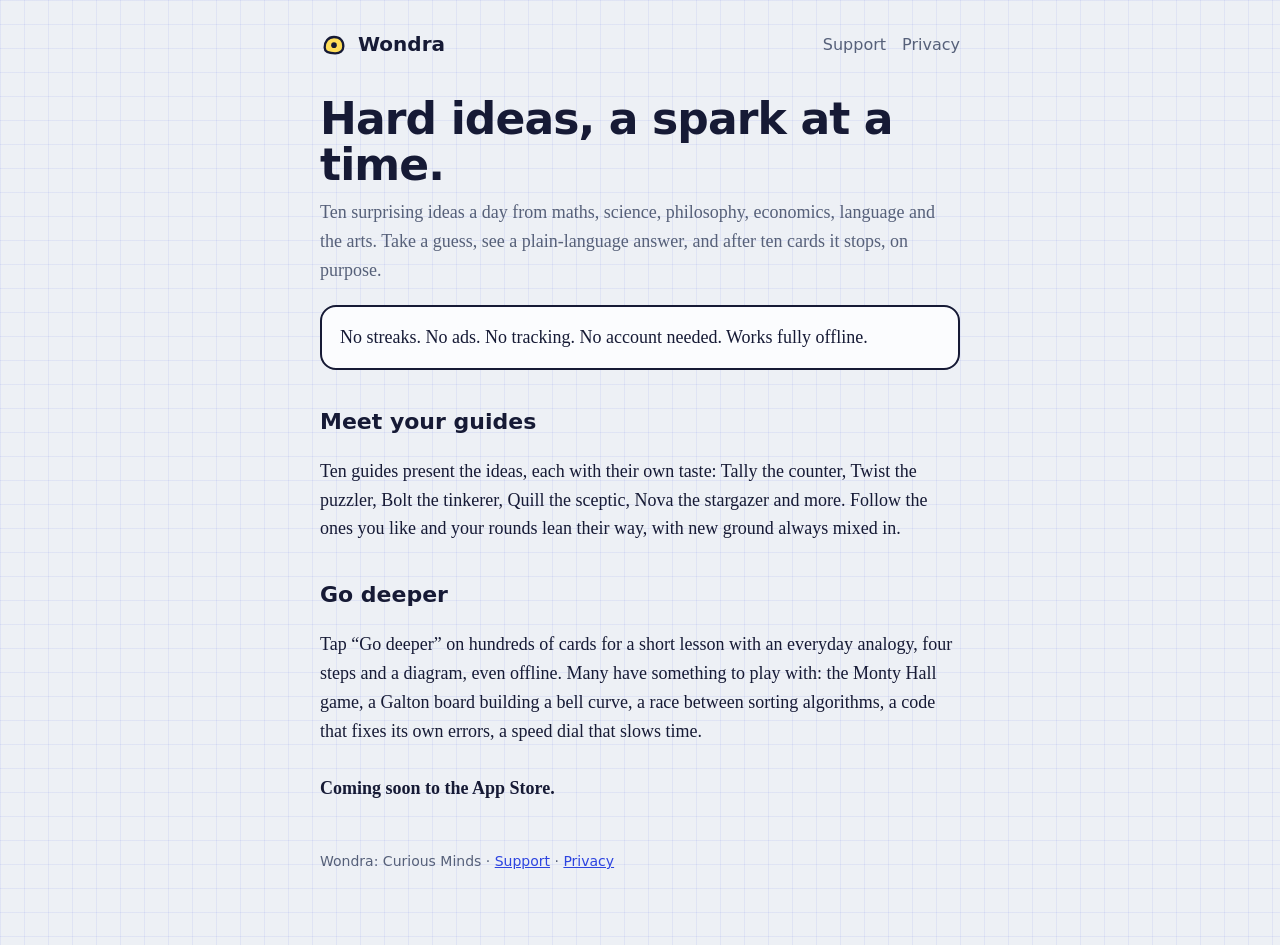
<file: index.html>
<!doctype html>
<html lang="en">
<head>
  <meta charset="utf-8">
  <meta name="viewport" content="width=device-width, initial-scale=1">
  <title>Wondra: Curious Minds</title>
  <meta name="description" content="Ten surprising ideas a day from maths, science, philosophy, economics and more. Guess, then see the answer. Then it stops.">
  <link rel="icon" href="logo.svg" type="image/svg+xml">
  <link rel="stylesheet" href="style.css">
</head>
<body>
  <div class="wrap">
    <nav>
      <a class="brand" href="index.html"><img src="logo.svg" alt="" width="28" height="28">Wondra</a>
      <div class="links"><a href="support.html">Support</a><a href="privacy.html">Privacy</a></div>
    </nav>

    <h1>Hard ideas, a spark at a time.</h1>
    <p class="lede">Ten surprising ideas a day from maths, science, philosophy, economics, language and the arts. Take a guess, see a plain-language answer, and after ten cards it stops, on purpose.</p>

    <div class="panel"><p>No streaks. No ads. No tracking. No account needed. Works fully offline.</p></div>

    <h2>Meet your guides</h2>
    <p>Ten guides present the ideas, each with their own taste: Tally the counter, Twist the puzzler, Bolt the tinkerer, Quill the sceptic, Nova the stargazer and more. Follow the ones you like and your rounds lean their way, with new ground always mixed in.</p>

    <h2>Go deeper</h2>
    <p>Tap “Go deeper” on hundreds of cards for a short lesson with an everyday analogy, four steps and a diagram, even offline. Many have something to play with: the Monty Hall game, a Galton board building a bell curve, a race between sorting algorithms, a code that fixes its own errors, a speed dial that slows time.</p>

    <p style="margin-top:28px"><strong>Coming soon to the App Store.</strong></p>
    <footer>Wondra: Curious Minds · <a href="support.html">Support</a> · <a href="privacy.html">Privacy</a></footer>
  </div>
</body>
</html>
</file>
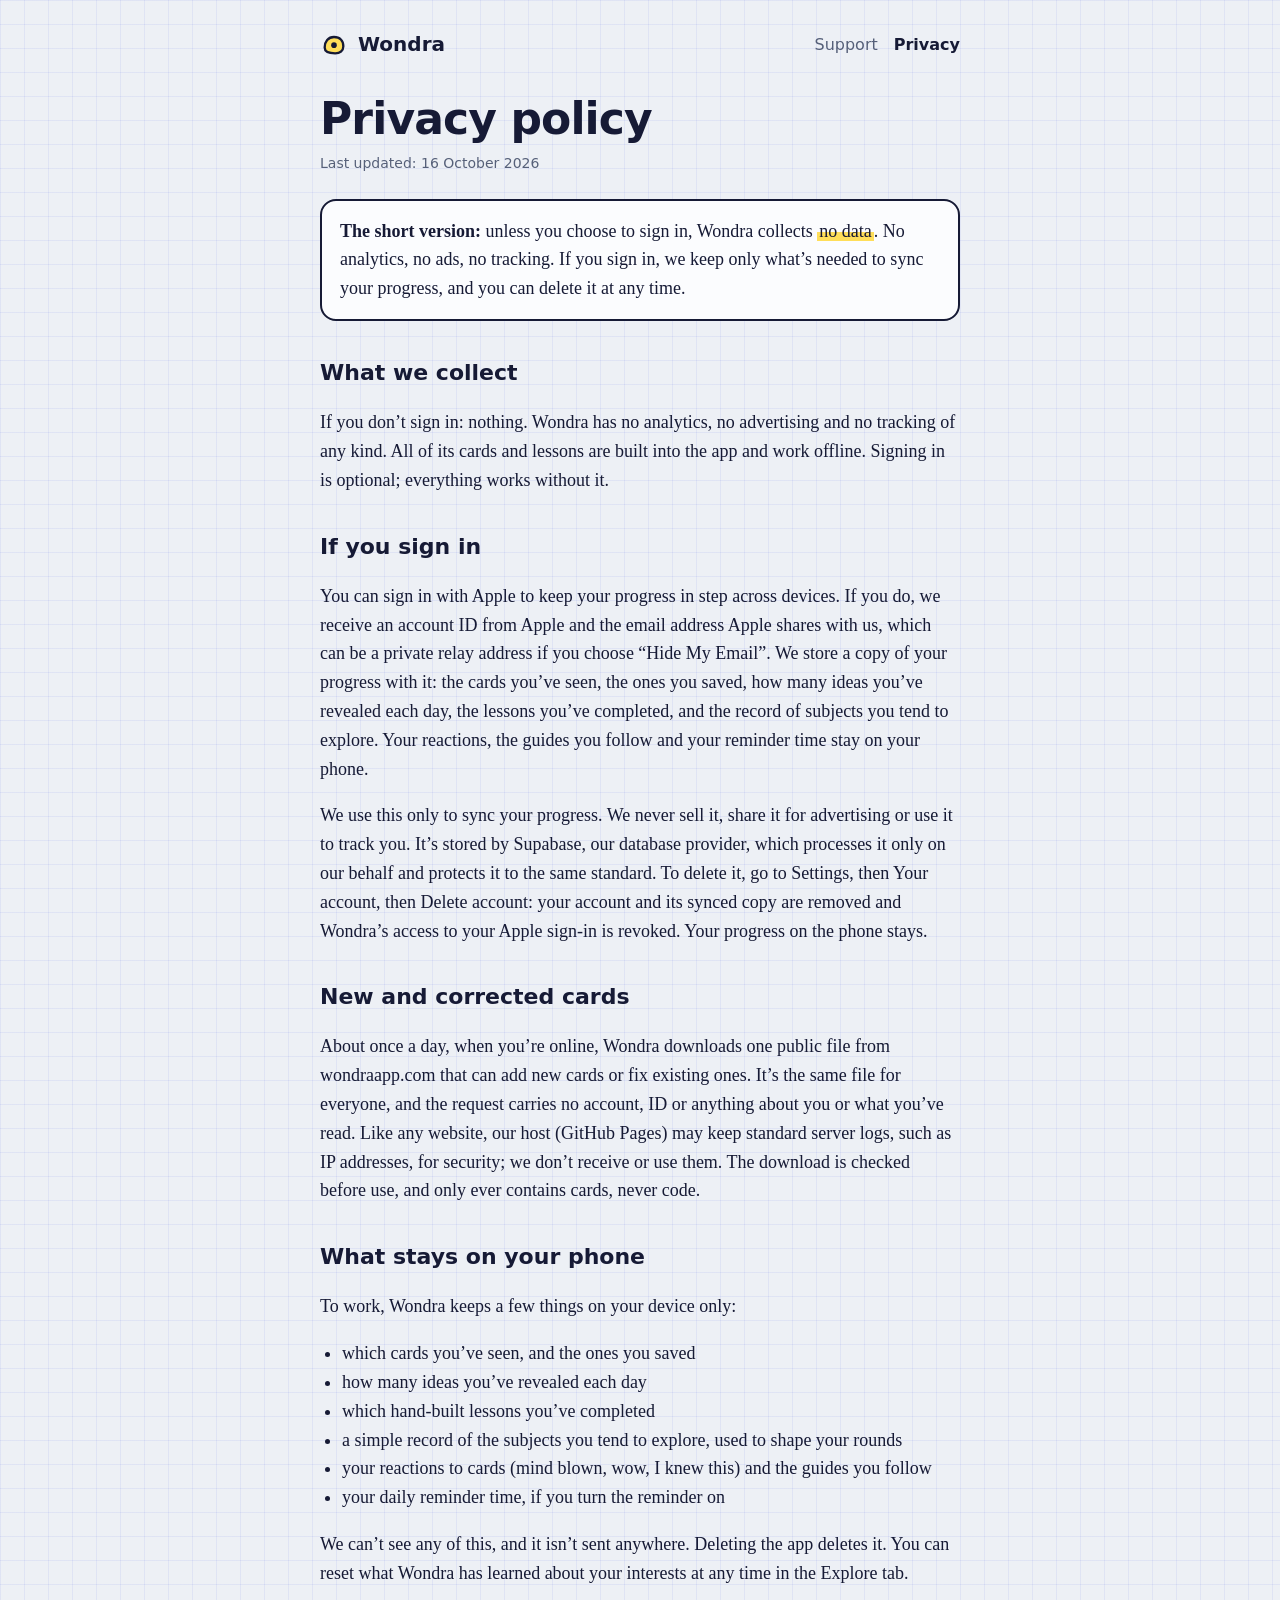
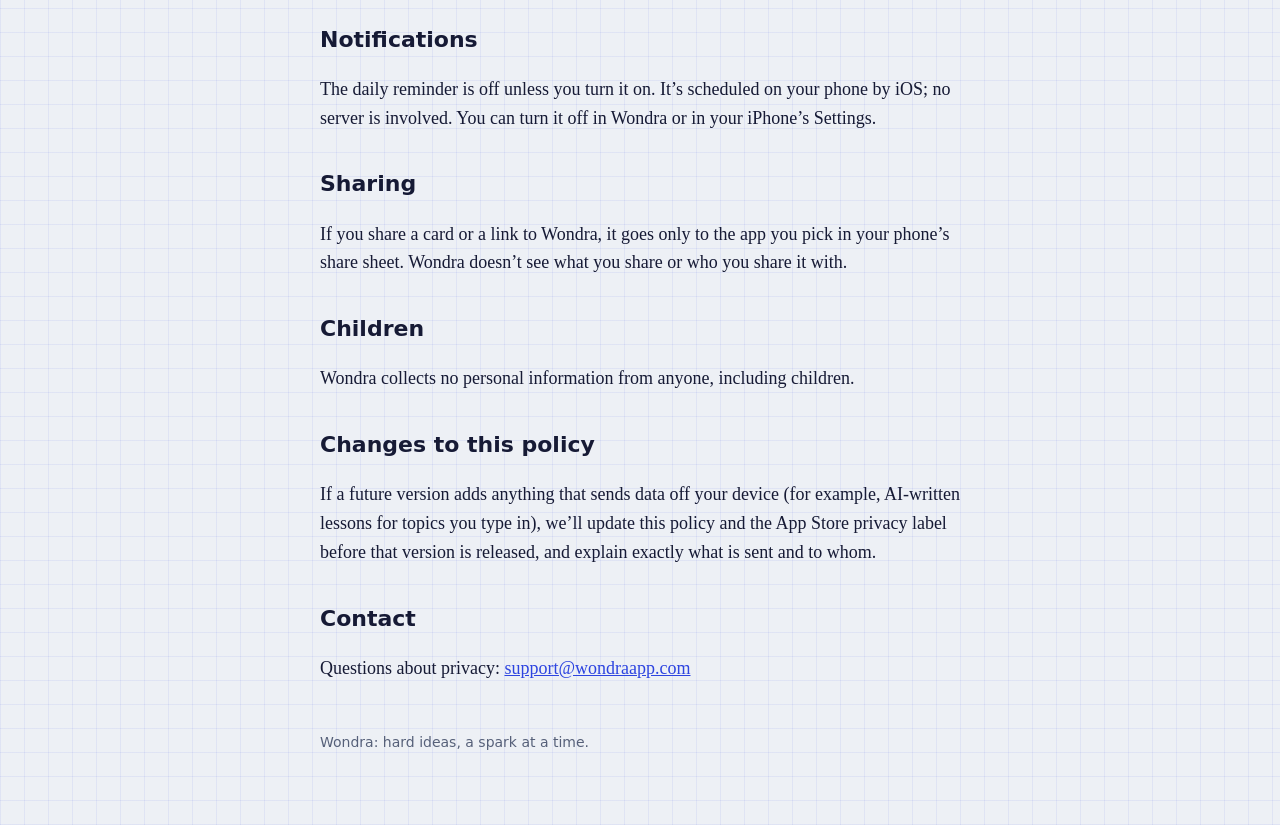
<file: privacy.html>
<!doctype html>
<html lang="en">
<head>
  <meta charset="utf-8">
  <meta name="viewport" content="width=device-width, initial-scale=1">
  <title>Privacy policy · Wondra</title>
  <meta name="description" content="Wondra collects no data unless you choose to sign in. Your progress stays on your phone.">
  <link rel="icon" href="logo.svg" type="image/svg+xml">
  <link rel="stylesheet" href="style.css">
</head>
<body>
  <div class="wrap">
    <nav>
      <a class="brand" href="index.html"><img src="logo.svg" alt="" width="28" height="28">Wondra</a>
      <div class="links"><a href="support.html">Support</a><a href="privacy.html" aria-current="page">Privacy</a></div>
    </nav>

    <h1>Privacy policy</h1>
    <p class="updated">Last updated: 16 October 2026</p>

    <div class="panel"><p><strong>The short version:</strong> unless you choose to sign in, Wondra collects <span class="hl">no data</span>. No analytics, no ads, no tracking. If you sign in, we keep only what’s needed to sync your progress, and you can delete it at any time.</p></div>

    <h2>What we collect</h2>
    <p>If you don’t sign in: nothing. Wondra has no analytics, no advertising and no tracking of any kind. All of its cards and lessons are built into the app and work offline. Signing in is optional; everything works without it.</p>
    <h2>If you sign in</h2>
    <p>You can sign in with Apple to keep your progress in step across devices. If you do, we receive an account ID from Apple and the email address Apple shares with us, which can be a private relay address if you choose “Hide My Email”. We store a copy of your progress with it: the cards you’ve seen, the ones you saved, how many ideas you’ve revealed each day, the lessons you’ve completed, and the record of subjects you tend to explore. Your reactions, the guides you follow and your reminder time stay on your phone.</p>
    <p>We use this only to sync your progress. We never sell it, share it for advertising or use it to track you. It’s stored by Supabase, our database provider, which processes it only on our behalf and protects it to the same standard. To delete it, go to Settings, then Your account, then Delete account: your account and its synced copy are removed and Wondra’s access to your Apple sign-in is revoked. Your progress on the phone stays.</p>
    <h2>New and corrected cards</h2>
    <p>About once a day, when you’re online, Wondra downloads one public file from wondraapp.com that can add new cards or fix existing ones. It’s the same file for everyone, and the request carries no account, ID or anything about you or what you’ve read. Like any website, our host (GitHub Pages) may keep standard server logs, such as IP addresses, for security; we don’t receive or use them. The download is checked before use, and only ever contains cards, never code.</p>

    <h2>What stays on your phone</h2>
    <p>To work, Wondra keeps a few things on your device only:</p>
    <ul>
      <li>which cards you’ve seen, and the ones you saved</li>
      <li>how many ideas you’ve revealed each day</li>
      <li>which hand-built lessons you’ve completed</li>
      <li>a simple record of the subjects you tend to explore, used to shape your rounds</li>
      <li>your reactions to cards (mind blown, wow, I knew this) and the guides you follow</li>
      <li>your daily reminder time, if you turn the reminder on</li>
    </ul>
    <p>We can’t see any of this, and it isn’t sent anywhere. Deleting the app deletes it. You can reset what Wondra has learned about your interests at any time in the Explore tab.</p>

    <h2>Notifications</h2>
    <p>The daily reminder is off unless you turn it on. It’s scheduled on your phone by iOS; no server is involved. You can turn it off in Wondra or in your iPhone’s Settings.</p>

    <h2>Sharing</h2>
    <p>If you share a card or a link to Wondra, it goes only to the app you pick in your phone’s share sheet. Wondra doesn’t see what you share or who you share it with.</p>
    <h2>Children</h2>
    <p>Wondra collects no personal information from anyone, including children.</p>

    <h2>Changes to this policy</h2>
    <p>If a future version adds anything that sends data off your device (for example, AI-written lessons for topics you type in), we’ll update this policy and the App Store privacy label before that version is released, and explain exactly what is sent and to whom.</p>

    <h2>Contact</h2>
    <p>Questions about privacy: <a href="mailto:support@wondraapp.com">support@wondraapp.com</a></p>

    <footer>Wondra: hard ideas, a spark at a time.</footer>
  </div>
</body>
</html>
</file>
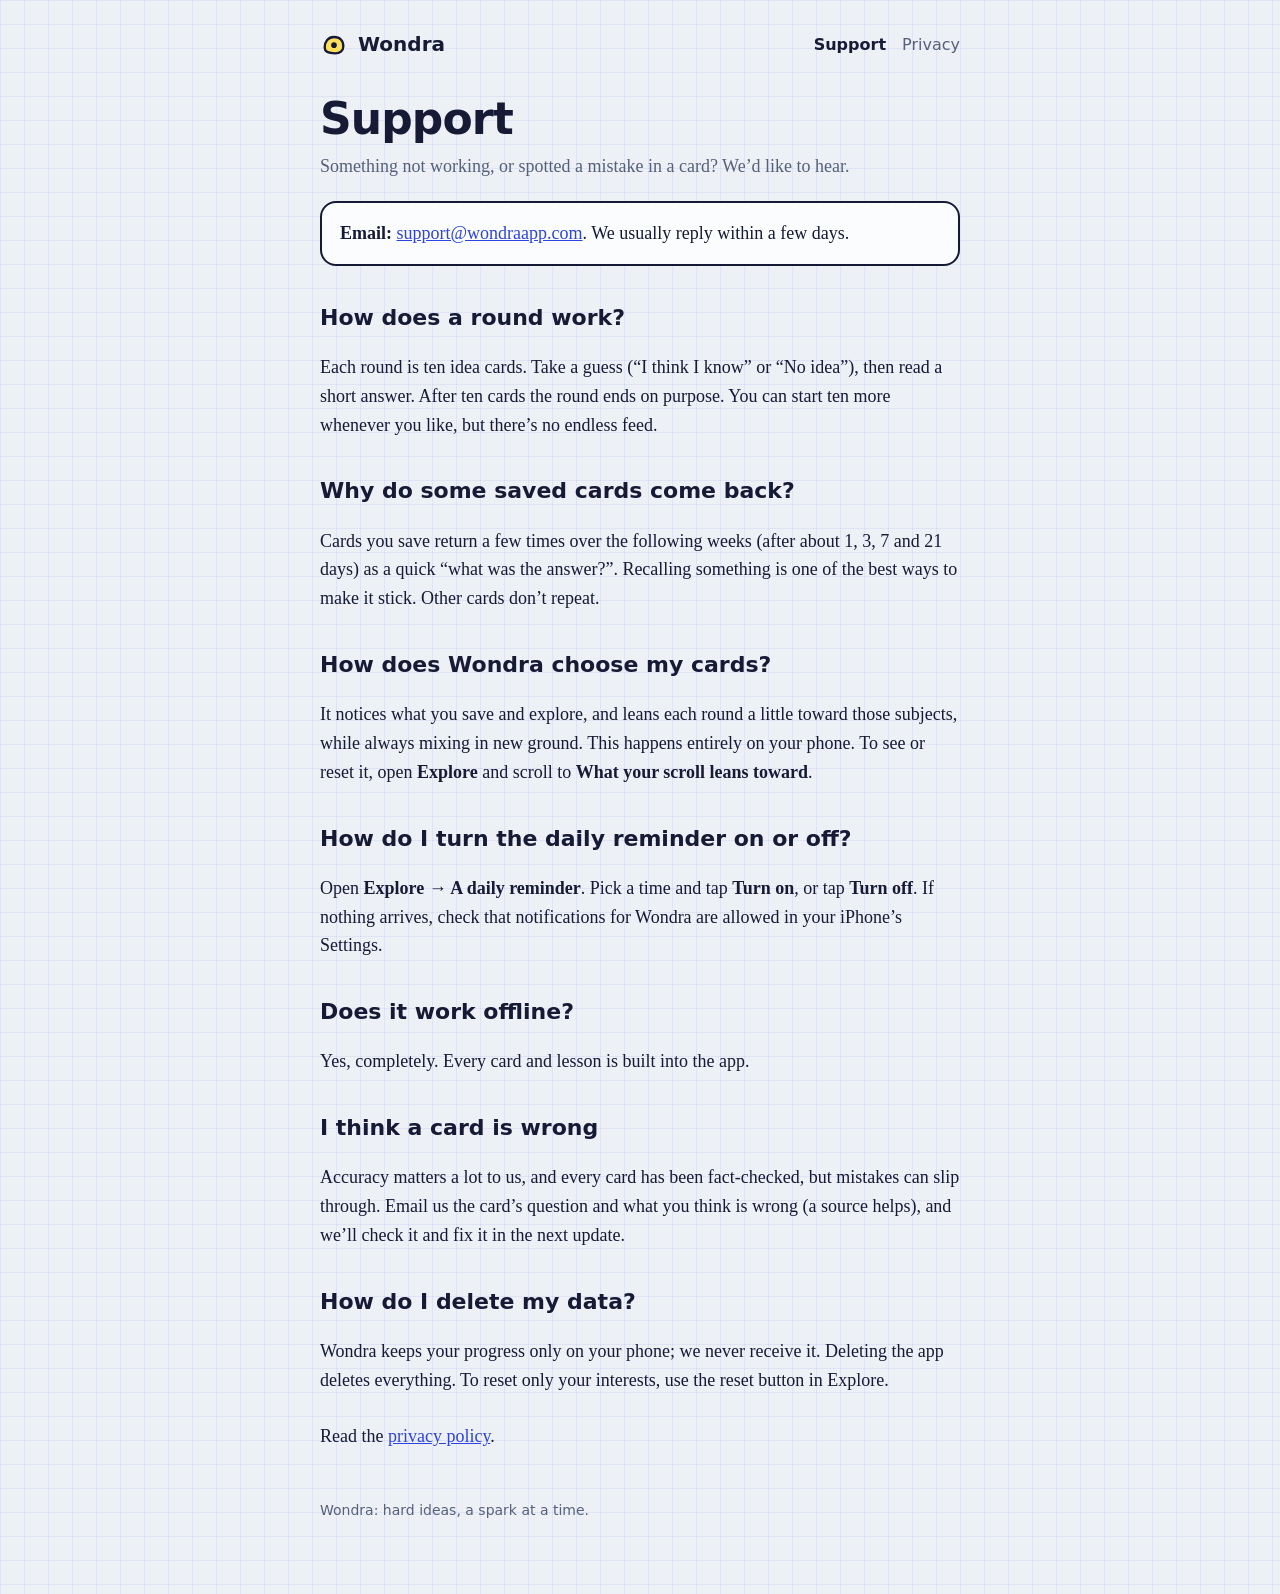
<file: support.html>
<!doctype html>
<html lang="en">
<head>
  <meta charset="utf-8">
  <meta name="viewport" content="width=device-width, initial-scale=1">
  <title>Support · Wondra</title>
  <meta name="description" content="Help with Wondra: how rounds work, reminders, resetting what it learned, and how to contact us.">
  <link rel="icon" href="logo.svg" type="image/svg+xml">
  <link rel="stylesheet" href="style.css">
</head>
<body>
  <div class="wrap">
    <nav>
      <a class="brand" href="index.html"><img src="logo.svg" alt="" width="28" height="28">Wondra</a>
      <div class="links"><a href="support.html" aria-current="page">Support</a><a href="privacy.html">Privacy</a></div>
    </nav>

    <h1>Support</h1>
    <p class="lede">Something not working, or spotted a mistake in a card? We’d like to hear.</p>

    <div class="panel"><p><strong>Email:</strong> <a href="mailto:support@wondraapp.com">support@wondraapp.com</a>. We usually reply within a few days.</p></div>

    <h2>How does a round work?</h2>
    <p>Each round is ten idea cards. Take a guess (“I think I know” or “No idea”), then read a short answer. After ten cards the round ends on purpose. You can start ten more whenever you like, but there’s no endless feed.</p>

    <h2>Why do some saved cards come back?</h2>
    <p>Cards you save return a few times over the following weeks (after about 1, 3, 7 and 21 days) as a quick “what was the answer?”. Recalling something is one of the best ways to make it stick. Other cards don’t repeat.</p>

    <h2>How does Wondra choose my cards?</h2>
    <p>It notices what you save and explore, and leans each round a little toward those subjects, while always mixing in new ground. This happens entirely on your phone. To see or reset it, open <strong>Explore</strong> and scroll to <strong>What your scroll leans toward</strong>.</p>

    <h2>How do I turn the daily reminder on or off?</h2>
    <p>Open <strong>Explore → A daily reminder</strong>. Pick a time and tap <strong>Turn on</strong>, or tap <strong>Turn off</strong>. If nothing arrives, check that notifications for Wondra are allowed in your iPhone’s Settings.</p>

    <h2>Does it work offline?</h2>
    <p>Yes, completely. Every card and lesson is built into the app.</p>

    <h2>I think a card is wrong</h2>
    <p>Accuracy matters a lot to us, and every card has been fact-checked, but mistakes can slip through. Email us the card’s question and what you think is wrong (a source helps), and we’ll check it and fix it in the next update.</p>

    <h2>How do I delete my data?</h2>
    <p>Wondra keeps your progress only on your phone; we never receive it. Deleting the app deletes everything. To reset only your interests, use the reset button in Explore.</p>

    <p style="margin-top:28px">Read the <a href="privacy.html">privacy policy</a>.</p>
    <footer>Wondra: hard ideas, a spark at a time.</footer>
  </div>
</body>
</html>
</file>
<file: style.css>
/* Wondra site: the app's graph-paper notebook look, no external requests. */
:root{--paper:#EDF0F5;--ink:#161A35;--muted:#566079;--line:rgba(22,26,53,.16);--hi:#FFDE59;--surface:#FBFCFE;--accent:#2D44E0}
*{box-sizing:border-box}
html,body{margin:0}
body{color:var(--ink);background-color:var(--paper);
  background-image:linear-gradient(rgba(45,68,224,.07) 1px,transparent 1px),linear-gradient(90deg,rgba(45,68,224,.07) 1px,transparent 1px);
  background-size:24px 24px;font-family:"Iowan Old Style",Georgia,serif;font-size:18px;line-height:1.6;-webkit-font-smoothing:antialiased}
.wrap{max-width:680px;margin:0 auto;padding:28px 20px 72px}
.brand{display:flex;align-items:center;gap:10px;font-family:"Avenir Next","Trebuchet MS",system-ui,sans-serif;font-weight:700;font-size:20px;color:var(--ink);text-decoration:none}
nav{display:flex;justify-content:space-between;align-items:center;gap:12px;margin-bottom:36px;flex-wrap:wrap}
nav .links a{font-family:"Avenir Next",system-ui,sans-serif;font-size:16px;color:var(--muted);margin-left:16px;text-decoration:none}
nav .links a[aria-current]{color:var(--ink);font-weight:600}
h1{font-family:"Avenir Next","Trebuchet MS",system-ui,sans-serif;font-weight:700;font-size:clamp(32px,8vw,44px);line-height:1.05;letter-spacing:-.02em;margin:0 0 10px}
h2{font-family:"Avenir Next",system-ui,sans-serif;font-weight:700;font-size:22px;margin:34px 0 8px}
.lede{color:var(--muted);margin:0 0 8px}
.updated{font-family:"Avenir Next",system-ui,sans-serif;font-size:14px;color:var(--muted);margin:0 0 24px}
.panel{background:var(--surface);border:2px solid var(--ink);border-radius:16px;padding:16px 18px;margin:20px 0}
.panel p{margin:0}
a{color:var(--accent)}
a:focus-visible{outline:3px solid var(--accent);outline-offset:2px}
.hl{background:linear-gradient(transparent 55%,var(--hi) 55%);padding:0 2px}
ul{padding-left:22px}
footer{margin-top:48px;font-family:"Avenir Next",system-ui,sans-serif;font-size:14px;color:var(--muted)}
.store-btn{display:inline-block;background:var(--ink);color:#fff;text-decoration:none;font-family:"Avenir Next",system-ui,sans-serif;font-weight:600;font-size:17px;padding:14px 22px;border-radius:14px}
.small{font-size:15px;color:var(--muted);margin-top:8px}
</file>
